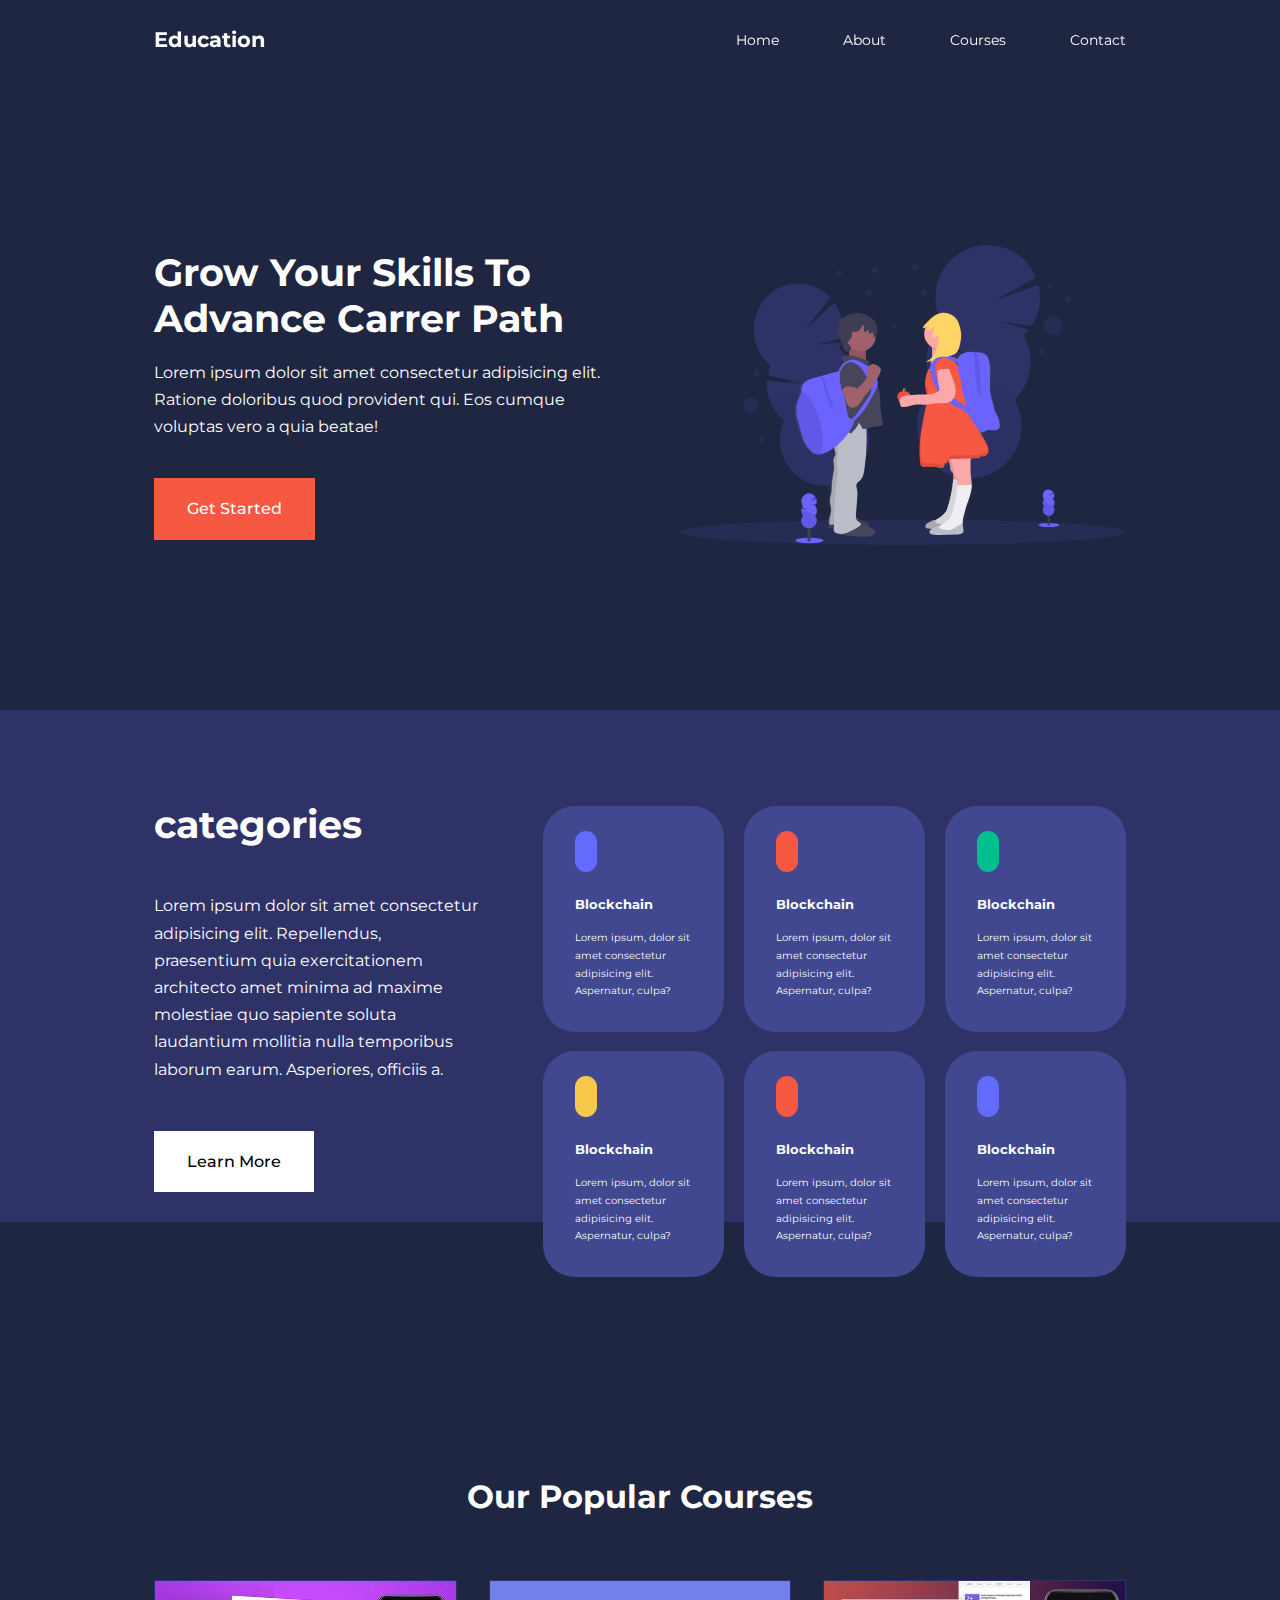
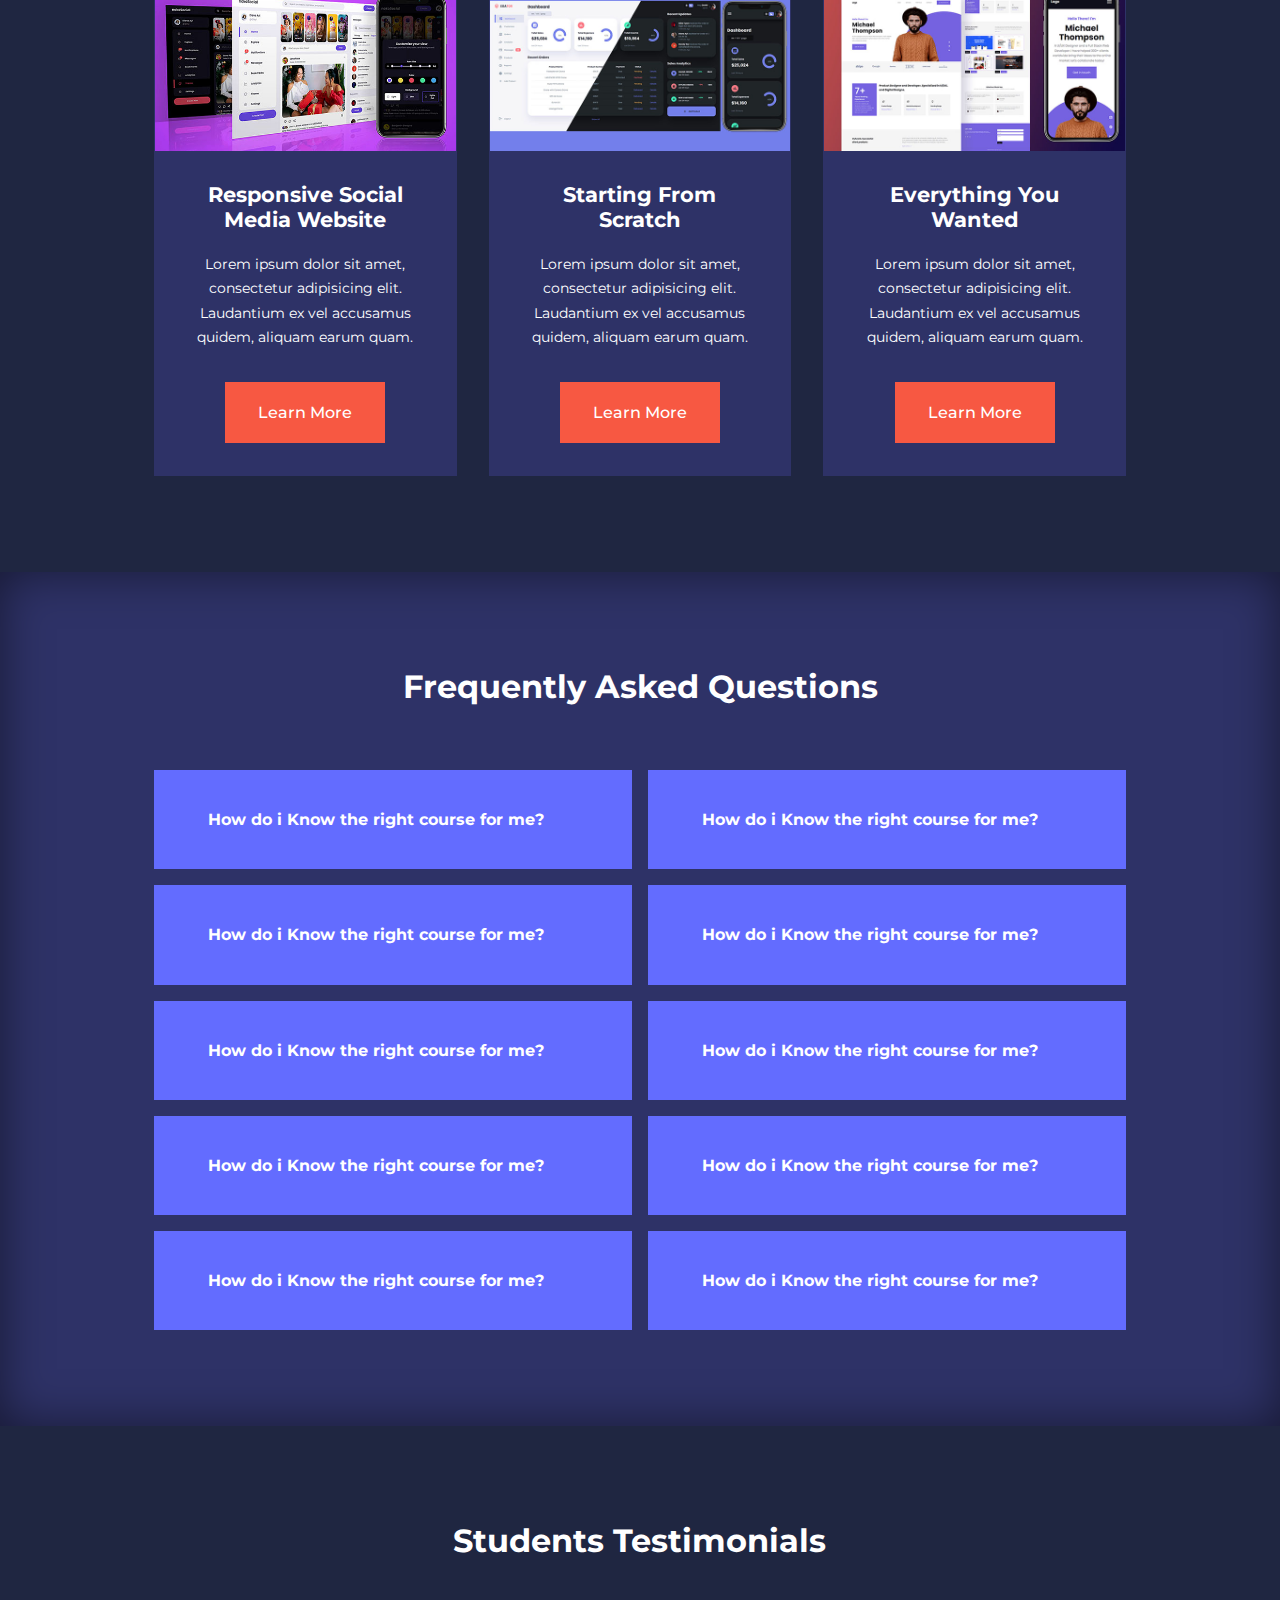
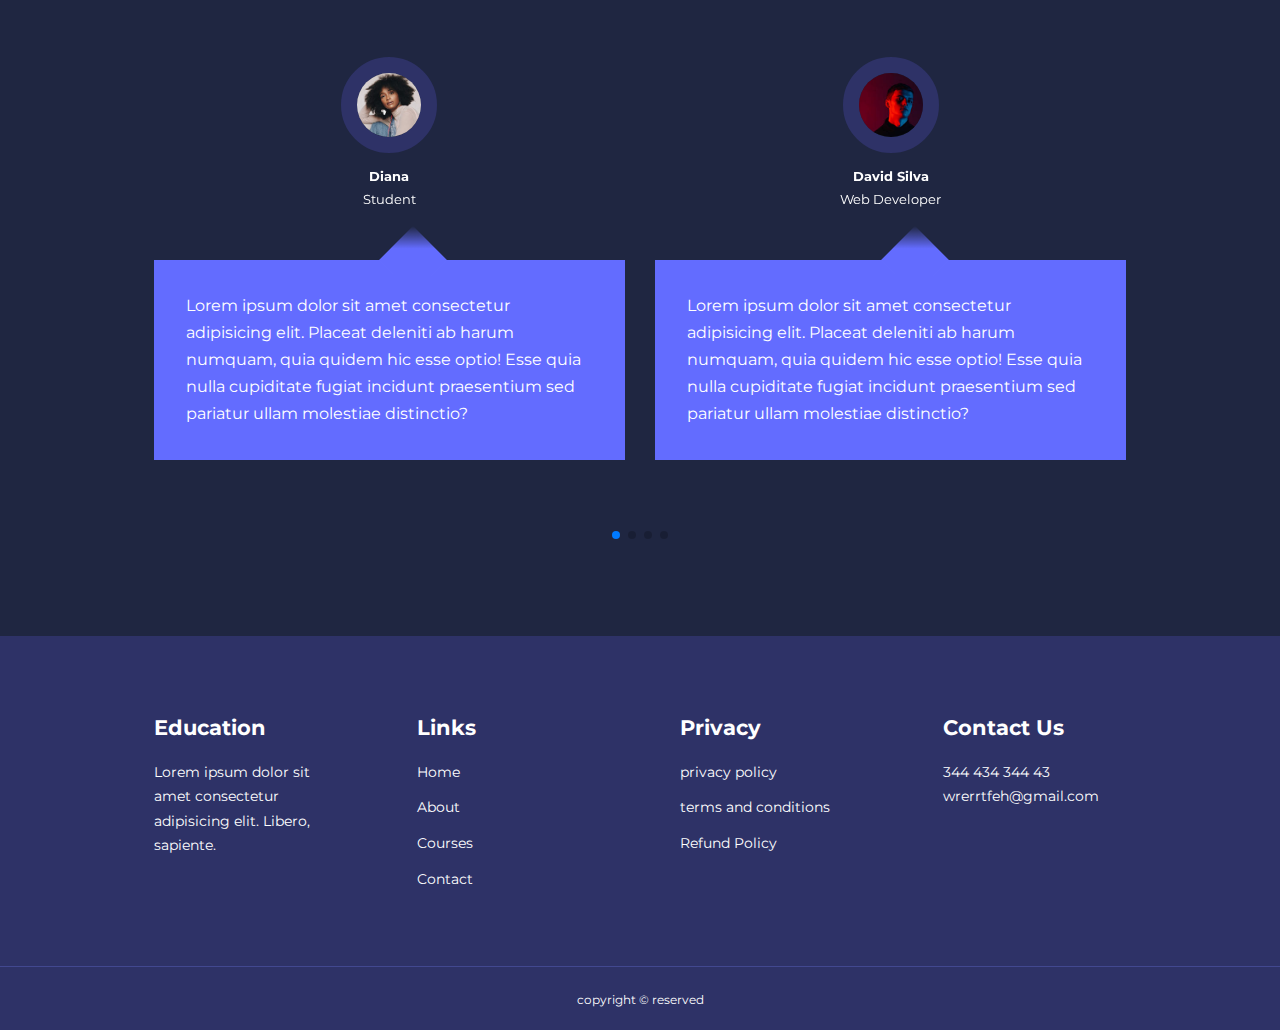
<file: index.html>
<!DOCTYPE html>
<html lang="en">
<head>
    <meta charset="UTF-8">
    <meta name="viewport" content="width=device-width, initial-scale=1.0">
    <title>Responsive website</title>
    <link rel="stylesheet" href="index.css">
    <link rel="stylesheet" href="https://unicons.iconscout.com/release/v4.0.8/css/line.css">
    <link rel="stylesheet"  href="https://cdn.jsdelivr.net/npm/swiper@11/swiper-bundle.min.css" />
    
        
       
</head>
<body> 
    <nav>
        <div class="container nav_container">
             <a href="index.html"><h4>Education</h4></a>
             <ul class="nav_menu">
                <li><a href="index.html">Home</a></li>
                <li><a href="about.html">About</a></li>
                <li><a href="courses.html">Courses</a></li>
                <li><a href="contact.html">Contact</a></li>
             </ul>
             <button id="open-menu-btn"><i class="uil uil-bars"></i></button>
             <button id="close-menu-btn"><i class="uil uil-multiply"></i></button>
        </div>
    </nav>

    <!-- ..............navbar ends............. -->

    <header>
        <div class="container header_container">
            <div class="header_left">
                <h1>Grow Your Skills To Advance Carrer Path</h1>
                <p>  
                    Lorem ipsum dolor sit amet consectetur adipisicing elit. Ratione doloribus quod provident qui. Eos cumque voluptas vero a quia beatae!
                </p>
                <a href="courses.html" class="btn btn-primary">Get Started</a>
            </div>
            <div class="hrader_right">
                <div class="header_right-image">
                    <img src="images/header.svg" alt="">
                </div>
            </div>
        </div>
    </header>

    <!-- ========== Header Ends========== -->





    <section class="categories">
        <div class="container categories_container">
            <div class="categories_left">
                <h1>categories</h1>
                <p>Lorem ipsum dolor sit amet consectetur adipisicing elit. Repellendus, praesentium quia exercitationem architecto amet minima ad maxime molestiae quo sapiente soluta laudantium mollitia nulla temporibus laborum earum. Asperiores, officiis a.</p>
                 <a href="#" class="btn">Learn More</a>
            
            </div>

            <div class="categories_right">
                <article class="category">
                    <span class="category_icon"><i class="uil uil-bitcoin-circle"></i> </span>
                     <h5>Blockchain</h5>
                    <p>Lorem ipsum, dolor sit amet consectetur adipisicing elit. Aspernatur, culpa?</p>
                 </article>
                 <article class="category">
                    <span class="category_icon"><i class="uil uil-palette"></i> </span>
                     <h5>Blockchain</h5>
                    <p>Lorem ipsum, dolor sit amet consectetur adipisicing elit. Aspernatur, culpa?</p>
                 </article>
                 <article class="category">
                    <span class="category_icon"><i class="uil uil-usd-circle"></i> </span>
                     <h5>Blockchain</h5>
                    <p>Lorem ipsum, dolor sit amet consectetur adipisicing elit. Aspernatur, culpa?</p>
                 </article>
                 <article class="category">
                    <span class="category_icon"><i class="uil uil-megaphone"></i> </span>
                     <h5>Blockchain</h5>  
                    <p>Lorem ipsum, dolor sit amet consectetur adipisicing elit. Aspernatur, culpa?</p>
                 </article>
                 <article class="category">
                    <span class="category_icon"><i class="uil uil-music"></i> </span>
                     <h5>Blockchain</h5>
                    <p>Lorem ipsum, dolor sit amet consectetur adipisicing elit. Aspernatur, culpa?</p>
                 </article>
                 <article class="category">
                    <span class="category_icon"><i class="uil uil-puzzle-piece"></i> </span>
                     <h5>Blockchain</h5>
                    <p>Lorem ipsum, dolor sit amet consectetur adipisicing elit. Aspernatur, culpa?</p>
                 </article>
            </div>
        </div>
    </section>

    <!-- ================= end of categories ======================= -->











<section class="courses">
    <h2>Our Popular Courses</h2>
    <div class="container courses_container">
        <article class="course">
            <div class="course_image">
                <img src="/images/course1.jpg" alt="">
            </div>
            <div class="courses_info">
                <h4>Responsive Social Media Website</h4>
                <p>Lorem ipsum dolor sit amet, consectetur adipisicing elit. Laudantium ex vel accusamus quidem, aliquam earum quam.</p>
                <a href="courses.html" class="btn btn-primary">Learn More</a>
            </div>
           
        </article>
  
        <article class="course">
            <div class="course_image">
                <img src="/images/course3.jpg" alt="">
            </div>
            <div class="courses_info">
                <h4>Starting From Scratch</h4>
                <p>Lorem ipsum dolor sit amet, consectetur adipisicing elit. Laudantium ex vel accusamus quidem, aliquam earum quam.</p>
                <a href="courses.html" class="btn btn-primary">Learn More</a>
            </div>
         
        </article>

        <article class="course">
            <div class="course_image">
                <img src="/images/course2.jpg" alt="">
            </div>
           <div class="courses_info">
                <h4>Everything You Wanted</h4>
                <p>Lorem ipsum dolor sit amet, consectetur adipisicing elit. Laudantium ex vel accusamus quidem, aliquam earum quam.</p>
                <a href="courses.html" class="btn btn-primary">Learn More</a>
           </div>
        </article>
    </div>
</section>

<!-- ===================== end of courses ======================= -->





<section class="faqs">
    <h2>Frequently Asked Questions</h2>
    <div class="container faqs_container">
        <article class="faq">
            <div class="faq_icon"><i class="uil uil-plus"></i></div>
            <div class="question_answer">
                <h4>How do i Know the right course for me?</h4>
                <p>Lorem ipsum, dolor sit amet consectetur adipisicing elit. Explicabo, magnam. Quibusdam voluptate, repellendus eos quidem, nihil voluptatum incidunt asperiores ea odit in molestias suscipit? Cum temporibus nobis vel at tempore!</p>

            </div>
        </article>

        <article class="faq">
            <div class="faq_icon"><i class="uil uil-plus"></i></div>
            <div class="question_answer">
                <h4>How do i Know the right course for me?</h4>
                <p>Lorem ipsum, dolor sit amet consectetur adipisicing elit. Explicabo, magnam. Quibusdam voluptate, repellendus eos quidem, nihil voluptatum incidunt asperiores ea odit in molestias suscipit? Cum temporibus nobis vel at tempore!</p>
                
            </div>
        </article>

        <article class="faq">
            <div class="faq_icon"><i class="uil uil-plus"></i></div>
            <div class="question_answer">
                <h4>How do i Know the right course for me?</h4>
                <p>Lorem ipsum, dolor sit amet consectetur adipisicing elit. Explicabo, magnam. Quibusdam voluptate, repellendus eos quidem, nihil voluptatum incidunt asperiores ea odit in molestias suscipit? Cum temporibus nobis vel at tempore!</p>
                
            </div>
        </article>

        <article class="faq">
            <div class="faq_icon"><i class="uil uil-plus"></i></div>
            <div class="question_answer">
                <h4>How do i Know the right course for me?</h4>
                <p>Lorem ipsum, dolor sit amet consectetur adipisicing elit. Explicabo, magnam. Quibusdam voluptate, repellendus eos quidem, nihil voluptatum incidunt asperiores ea odit in molestias suscipit? Cum temporibus nobis vel at tempore!</p>
                
            </div>
        </article>


        <article class="faq">
            <div class="faq_icon"><i class="uil uil-plus"></i></div>
            <div class="question_answer">
                <h4>How do i Know the right course for me?</h4>
                <p>Lorem ipsum, dolor sit amet consectetur adipisicing elit. Explicabo, magnam. Quibusdam voluptate, repellendus eos quidem, nihil voluptatum incidunt asperiores ea odit in molestias suscipit? Cum temporibus nobis vel at tempore!</p>
                
            </div>
        </article>


        <article class="faq">
            <div class="faq_icon"><i class="uil uil-plus"></i></div>
            <div class="question_answer">
                <h4>How do i Know the right course for me?</h4>
                <p>Lorem ipsum, dolor sit amet consectetur adipisicing elit. Explicabo, magnam. Quibusdam voluptate, repellendus eos quidem, nihil voluptatum incidunt asperiores ea odit in molestias suscipit? Cum temporibus nobis vel at tempore!</p>
                
            </div>
        </article>


        <article class="faq">
            <div class="faq_icon"><i class="uil uil-plus"></i></div>
            <div class="question_answer">
                <h4>How do i Know the right course for me?</h4>
                <p>Lorem ipsum, dolor sit amet consectetur adipisicing elit. Explicabo, magnam. Quibusdam voluptate, repellendus eos quidem, nihil voluptatum incidunt asperiores ea odit in molestias suscipit? Cum temporibus nobis vel at tempore!</p>
                
            </div>
        </article>


        <article class="faq">
            <div class="faq_icon"><i class="uil uil-plus"></i></div>
            <div class="question_answer">
                <h4>How do i Know the right course for me?</h4>
                <p>Lorem ipsum, dolor sit amet consectetur adipisicing elit. Explicabo, magnam. Quibusdam voluptate, repellendus eos quidem, nihil voluptatum incidunt asperiores ea odit in molestias suscipit? Cum temporibus nobis vel at tempore!</p>
                
            </div>
        </article>


        <article class="faq">
            <div class="faq_icon"><i class="uil uil-plus"></i></div>
            <div class="question_answer">
                <h4>How do i Know the right course for me?</h4>
                <p>Lorem ipsum, dolor sit amet consectetur adipisicing elit. Explicabo, magnam. Quibusdam voluptate, repellendus eos quidem, nihil voluptatum incidunt asperiores ea odit in molestias suscipit? Cum temporibus nobis vel at tempore!</p>
                
            </div>
        </article>



        <article class="faq">
            <div class="faq_icon"><i class="uil uil-plus"></i></div>
            <div class="question_answer">
                <h4>How do i Know the right course for me?</h4>
                <p>Lorem ipsum, dolor sit amet consectetur adipisicing elit. Explicabo, magnam. Quibusdam voluptate, repellendus eos quidem, nihil voluptatum incidunt asperiores ea odit in molestias suscipit? Cum temporibus nobis vel at tempore!</p>
                
            </div>
        </article>


        
    </div>
</section>
<!-- ====================en of faq============= -->






<section class="container testimonials_container mySwiper">
    <h2>Students Testimonials</h2>
    <div class="swiper-wrapper">
        <article class="testimonial swiper-slide">
            <div class="avatar">
                <img src="/images/avatar1.jpg "alt="">
            </div>
            <div class="testimonial_info">
                <h5>Diana</h5>
                <small>Student</small>
            </div>
            <div class="testimonial_body">
                <p>
                    Lorem ipsum dolor sit amet consectetur adipisicing elit. Placeat deleniti ab harum numquam, quia quidem hic esse optio! Esse quia nulla cupiditate fugiat incidunt praesentium sed pariatur ullam molestiae distinctio?
                </p>
            </div>
        </article>


        <article class="testimonial swiper-slide">
            <div class="avatar">
                <img src="/images/avatar2.jpg "alt="">
            </div>
            <div class="testimonial_info">
                <h5>David Silva</h5>
                <small>Web Developer</small>
            </div>
            <div class="testimonial_body">
                <p>
                    Lorem ipsum dolor sit amet consectetur adipisicing elit. Placeat deleniti ab harum numquam, quia quidem hic esse optio! Esse quia nulla cupiditate fugiat incidunt praesentium sed pariatur ullam molestiae distinctio?
                </p>
            </div>
        </article>


        <article class="testimonial swiper-slide">
            <div class="avatar">
                <img src="/images/avatar3.jpg "alt="">
            </div>
            <div class="testimonial_info">
                <h5></h5>
                <small>Student</small>
            </div>
            <div class="testimonial_body">
                <p>
                    Lorem ipsum dolor sit amet consectetur adipisicing elit. Placeat deleniti ab harum numquam, quia quidem hic esse optio! Esse quia nulla cupiditate fugiat incidunt praesentium sed pariatur ullam molestiae distinctio?
                </p>
            </div>
        </article>


        <article class="testimonial swiper-slide">
            <div class="avatar">
                <img src="/images/avatar4.jpg "alt="">
            </div>
            <div class="testimonial_info">
                <h5>Diana</h5>
                <small>Student</small>
            </div>
            <div class="testimonial_body">
                <p>
                    Lorem ipsum dolor sit amet consectetur adipisicing elit. Placeat deleniti ab harum numquam, quia quidem hic esse optio! Esse quia nulla cupiditate fugiat incidunt praesentium sed pariatur ullam molestiae distinctio?
                </p>
            </div>
        </article>



        <article class="testimonial swiper-slide">
            <div class="avatar">
                <img src="/images/avatar5.jpg "alt="">
            </div>
            <div class="testimonial_info">
                <h5>Diana</h5>
                <small>Student</small>
            </div>
            <div class="testimonial_body">
                <p>
                    Lorem ipsum dolor sit amet consectetur adipisicing elit. Placeat deleniti ab harum numquam, quia quidem hic esse optio! Esse quia nulla cupiditate fugiat incidunt praesentium sed pariatur ullam molestiae distinctio?
                </p>
            </div>
        </article>
        
 
    </div>

    <div class="swiper-pagination"></div>
</section>



<footer class="footer">
    <div class="container footer_container">
        <div class="footer_1">
            <a href="index.html" class="footer_logo"><h4>Education</h4></a>
            <p>Lorem ipsum dolor sit amet consectetur adipisicing elit. Libero, sapiente.</p>
        </div>

        <div class="footer_2">
            <h4>Links</h4>
            <ul class="permalinks">
                <li><a href="index.html">Home</a></li>
                <li><a href="about.html">About</a></li>
                <li><a href="courses.html">Courses</a></li>
                <li><a href="contact.html">Contact</a></li>
            </ul>
        </div>


        <div class="footer_3">
            <h4>Privacy</h4>
            <ul class="privacy">
                <li><a href="#">privacy policy</a></li>
                <li><a href="#">terms and conditions</a></li>
                <li><a href="#">Refund Policy</a></li>
               
            </ul>
        </div>

        <div class="footer_4">
            <h4>Contact Us</h4>
            <div>
                <p>344 434 344 43</p>
                <p>wrerrtfeh@gmail.com</p>
            </div>

            <ul class="footer_socials">
                <li>
                    <a href="#"><i class="uil uil-facebook-f"></i></a>
                </li>
                <li>
                    <a href="#"><i class="uil uil-instagram-alt"></i></a>
                </li>
                <li>
                    <a href="#"><i class="uil uil-twitter"></i></a>
                </li>
                <li>
                    <a href="#"><i class="uil uil-linkedin-alt"></i></a>
                </li>
            </ul>
        </div>
  

    </div>

    <div class="footer_copyright">
        <small>copyright &copy; reserved</small>
    </div>
</footer>



    
    <script src="https://cdn.jsdelivr.net/npm/swiper@11/swiper-bundle.min.js"></script>
    <script src="main.js"></script>

    <script>
        var swiper = new Swiper(".mySwiper", {
          slidesPerView: 1,
          spaceBetween: 30,
          pagination: {
            el: ".swiper-pagination",
            clickable: true,
          },

          //when window width is >= 600px 

          breakpoints:{
            600:{
                slidesPerView: 2,

            }
          }
        });
      </script>

</body>
</html>
</file>
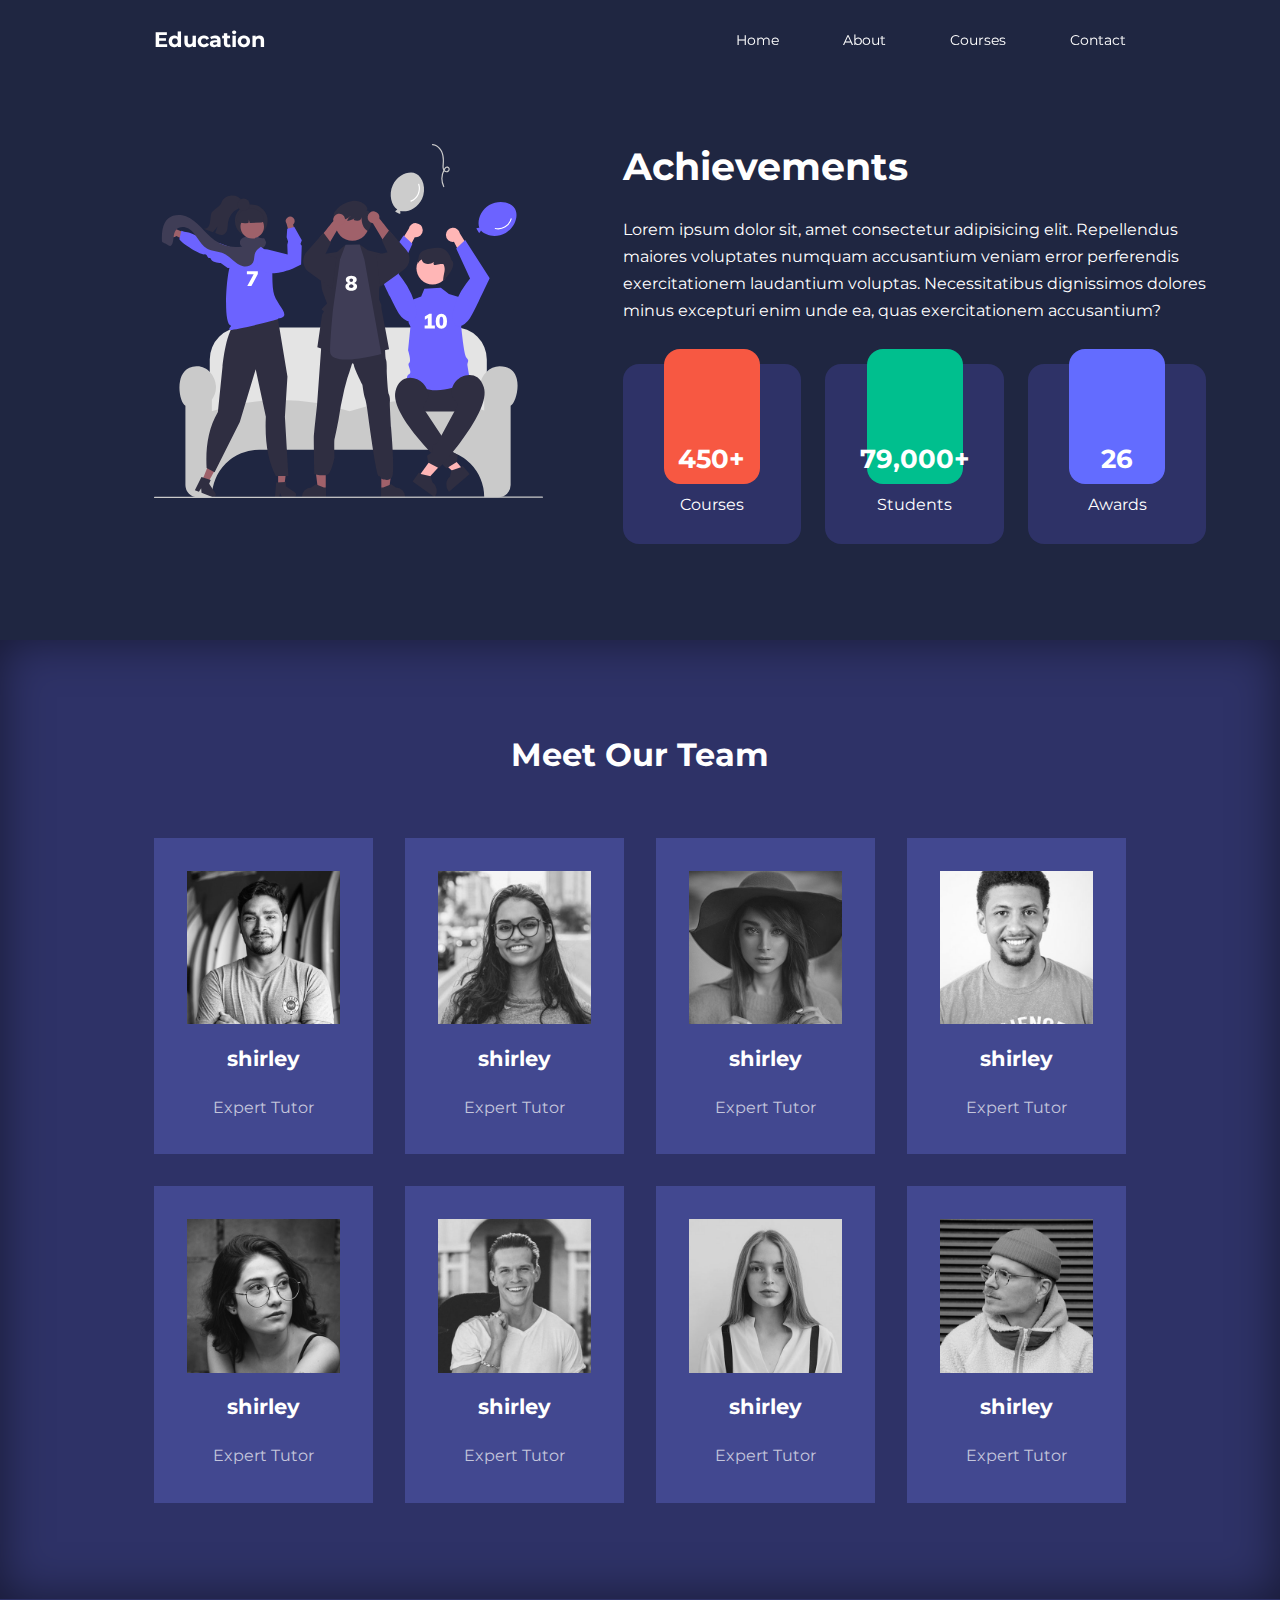
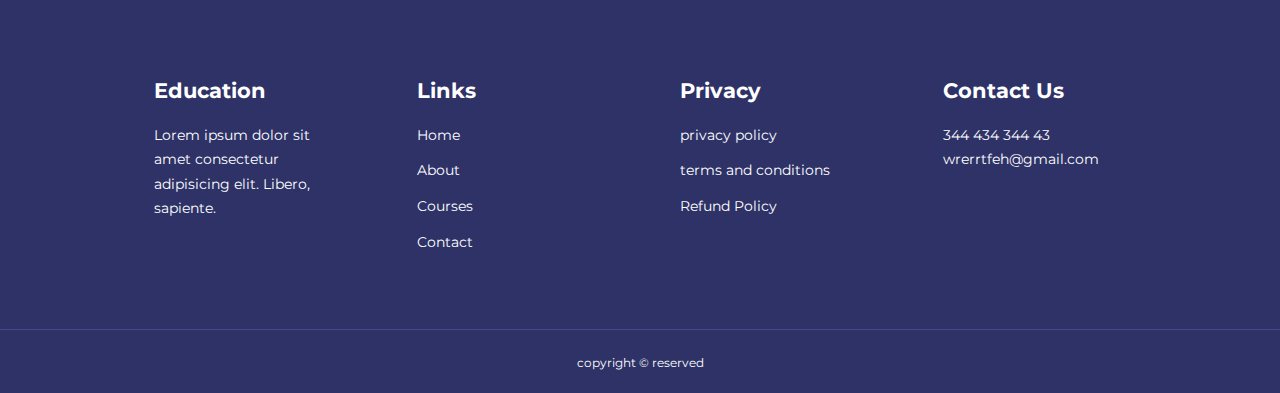
<file: about.html>
<!DOCTYPE html>
<html lang="en">
<head>
    <meta charset="UTF-8">
    <meta name="viewport" content="width=device-width, initial-scale=1.0">
    <title>Responsive website</title>
    <link rel="stylesheet" href="index.css">
    <link rel="stylesheet" href="https://unicons.iconscout.com/release/v4.0.8/css/line.css">
    <link rel="stylesheet" href="about.css">
    
 
        
       
</head>
<body>
    <nav>
        <div class="container nav_container">
             <a href="index.html"><h4>Education</h4></a>
             <ul class="nav_menu">
                <li><a href="index.html">Home</a></li>
                <li><a href="about.html">About</a></li>
                <li><a href="courses.html">Courses</a></li>
                <li><a href="contact.html">Contact</a></li>
             </ul>
             <button id="open-menu-btn"><i class="uil uil-bars"></i></button>
             <button id="close-menu-btn"><i class="uil uil-multiply"></i></button>
        </div>
    </nav>

    <section class="about_achievements">
        <div class="container about_achievements-container">
            <div class="about_achievements-left">
                <img src="/images/about achievements.svg" alt="">
            </div>
            <div class="about_achievements-right">
                <h1>Achievements</h1>
                <p>
                    Lorem ipsum dolor sit, amet consectetur adipisicing elit. Repellendus maiores voluptates numquam accusantium veniam error perferendis exercitationem laudantium voluptas. Necessitatibus dignissimos dolores minus excepturi enim unde ea, quas exercitationem accusantium?
                </p>
                <div class="achievements_cards">
                    <article class="achievement_card">
                        <span class="achievement_icon">
                            <i class="uil uil-video"></i>
                        </span>
                        <h3>450+</h3>
                       <p>Courses</p> 
                    </article>

                    <article class="achievement_card">
                        <span class="achievement_icon">
                            <i class="uil uil-users-alt"></i>
                        </span>
                        <h3>79,000+</h3>
                       <p>Students</p> 
                    </article>

                    <article class="achievement_card">
                        <span class="achievement_icon">
                            <i class="uil uil-trophy"></i>
                        </span>
                        <h3>26</h3>
                       <p>Awards</p> 
                    </article>
                </div>
            </div>
        </div>
    </section>

    <!-- ============ end of acievements =================== -->

        <section class="team">
            <h2>Meet Our Team</h2>
            <div class="container team_container">
                <article class="team_member">
                    <div class="team_member-image">
                        <img src="/images/tm1.jpg" alt="">
                    </div>
                    <div class="team_member-info">
                        <h4>shirley</h4>
                        <p>Expert Tutor</p>
                    </div>
                    <div class="team_member-socials">
                        <a href="https://instagram.com" target="_blank"><i class="uil uil-instagram"></i></a>
                        <a href="https://twitter.com" target="_blank"><i class="uil uil-twitter-alt"></i></a>
                        <a href="https://linkedin.com" target="_blank"><i class="uil uil-linkedin-alt"></i></a>
                    </div>
                </article>

                <article class="team_member">
                    <div class="team_member-image">
                        <img src="/images/tm2.jpg" alt="">
                    </div>
                    <div class="team_member-info">
                        <h4>shirley</h4>
                        <p>Expert Tutor</p>
                    </div>
                    <div class="team_member-socials">
                        <a href="https://instagram.com" target="_blank"><i class="uil uil-instagram"></i></a>
                        <a href="https://twitter.com" target="_blank"><i class="uil uil-twitter-alt"></i></a>
                        <a href="https://linkedin.com" target="_blank"><i class="uil uil-linkedin-alt"></i></a>
                    </div>
                </article>

                <article class="team_member">
                    <div class="team_member-image">
                        <img src="/images/tm3.jpg" alt="">
                    </div>
                    <div class="team_member-info">
                        <h4>shirley</h4>
                        <p>Expert Tutor</p>
                    </div>
                    <div class="team_member-socials">
                        <a href="https://instagram.com" target="_blank"><i class="uil uil-instagram"></i></a>
                        <a href="https://twitter.com" target="_blank"><i class="uil uil-twitter-alt"></i></a>
                        <a href="https://linkedin.com" target="_blank"><i class="uil uil-linkedin-alt"></i></a>
                    </div>
                </article>

                <article class="team_member">
                    <div class="team_member-image">
                        <img src="/images/tm4.jpg" alt="">
                    </div>
                    <div class="team_member-info">
                        <h4>shirley</h4>
                        <p>Expert Tutor</p>
                    </div>
                    <div class="team_member-socials">
                        <a href="https://instagram.com" target="_blank"><i class="uil uil-instagram"></i></a>
                        <a href="https://twitter.com" target="_blank"><i class="uil uil-twitter-alt"></i></a>
                        <a href="https://linkedin.com" target="_blank"><i class="uil uil-linkedin-alt"></i></a>
                    </div>
                </article>

                <article class="team_member">
                    <div class="team_member-image">
                        <img src="/images/tm5.jpg" alt="">
                    </div>
                    <div class="team_member-info">
                        <h4>shirley</h4>
                        <p>Expert Tutor</p>
                    </div>
                    <div class="team_member-socials">
                        <a href="https://instagram.com" target="_blank"><i class="uil uil-instagram"></i></a>
                        <a href="https://twitter.com" target="_blank"><i class="uil uil-twitter-alt"></i></a>
                        <a href="https://linkedin.com" target="_blank"><i class="uil uil-linkedin-alt"></i></a>
                    </div>
                </article>

                <article class="team_member">
                    <div class="team_member-image">
                        <img src="/images/tm6.jpg" alt="">
                    </div>
                    <div class="team_member-info">
                        <h4>shirley</h4>
                        <p>Expert Tutor</p>
                    </div>
                    <div class="team_member-socials">
                        <a href="https://instagram.com" target="_blank"><i class="uil uil-instagram"></i></a>
                        <a href="https://twitter.com" target="_blank"><i class="uil uil-twitter-alt"></i></a>
                        <a href="https://linkedin.com" target="_blank"><i class="uil uil-linkedin-alt"></i></a>
                    </div>
                </article>


                <article class="team_member">
                    <div class="team_member-image">
                        <img src="/images/tm7.jpg" alt="">
                    </div>
                    <div class="team_member-info">
                        <h4>shirley</h4>
                        <p>Expert Tutor</p>
                    </div>
                    <div class="team_member-socials">
                        <a href="https://instagram.com" target="_blank"><i class="uil uil-instagram"></i></a>
                        <a href="https://twitter.com" target="_blank"><i class="uil uil-twitter-alt"></i></a>
                        <a href="https://linkedin.com" target="_blank"><i class="uil uil-linkedin-alt"></i></a>
                    </div>
                </article>

                <article class="team_member">
                    <div class="team_member-image">
                        <img src="/images/tm8.jpg" alt="">
                    </div>
                    <div class="team_member-info">
                        <h4>shirley</h4>
                        <p>Expert Tutor</p>
                    </div>
                    <div class="team_member-socials">
                        <a href="https://instagram.com" target="_blank"><i class="uil uil-instagram"></i></a>
                        <a href="https://twitter.com" target="_blank"><i class="uil uil-twitter-alt"></i></a>
                        <a href="https://linkedin.com" target="_blank"><i class="uil uil-linkedin-alt"></i></a>
                    </div>
                </article>
            </div>
        </section>

    

<footer class="footer">
    <div class="container footer_container">
        <div class="footer_1">
            <a href="index.html" class="footer_logo"><h4>Education</h4></a>
            <p>Lorem ipsum dolor sit amet consectetur adipisicing elit. Libero, sapiente.</p>
        </div>

        <div class="footer_2">
            <h4>Links</h4>
            <ul class="permalinks">
                <li><a href="index.html">Home</a></li>
                <li><a href="about.html">About</a></li>
                <li><a href="courses.html">Courses</a></li>
                <li><a href="contact.html">Contact</a></li>
            </ul>
        </div>


        <div class="footer_3">
            <h4>Privacy</h4>
            <ul class="privacy">
                <li><a href="#">privacy policy</a></li>
                <li><a href="#">terms and conditions</a></li>
                <li><a href="#">Refund Policy</a></li>
               
            </ul>
        </div>

        <div class="footer_4">
            <h4>Contact Us</h4>
            <div>
                <p>344 434 344 43</p>
                <p>wrerrtfeh@gmail.com</p>
            </div>

            <ul class="footer_socials">
                <li>
                    <a href="#"><i class="uil uil-facebook-f"></i></a>
                </li>
                <li>
                    <a href="#"><i class="uil uil-instagram-alt"></i></a>
                </li>
                <li>
                    <a href="#"><i class="uil uil-twitter"></i></a>
                </li>
                <li>
                    <a href="#"><i class="uil uil-linkedin-alt"></i></a>
                </li>
            </ul>
        </div>
  

    </div>

    <div class="footer_copyright">
        <small>copyright &copy; reserved</small>
    </div>
</footer>



    
  
    <script src="main.js"></script>

</body>
</html>
</file>
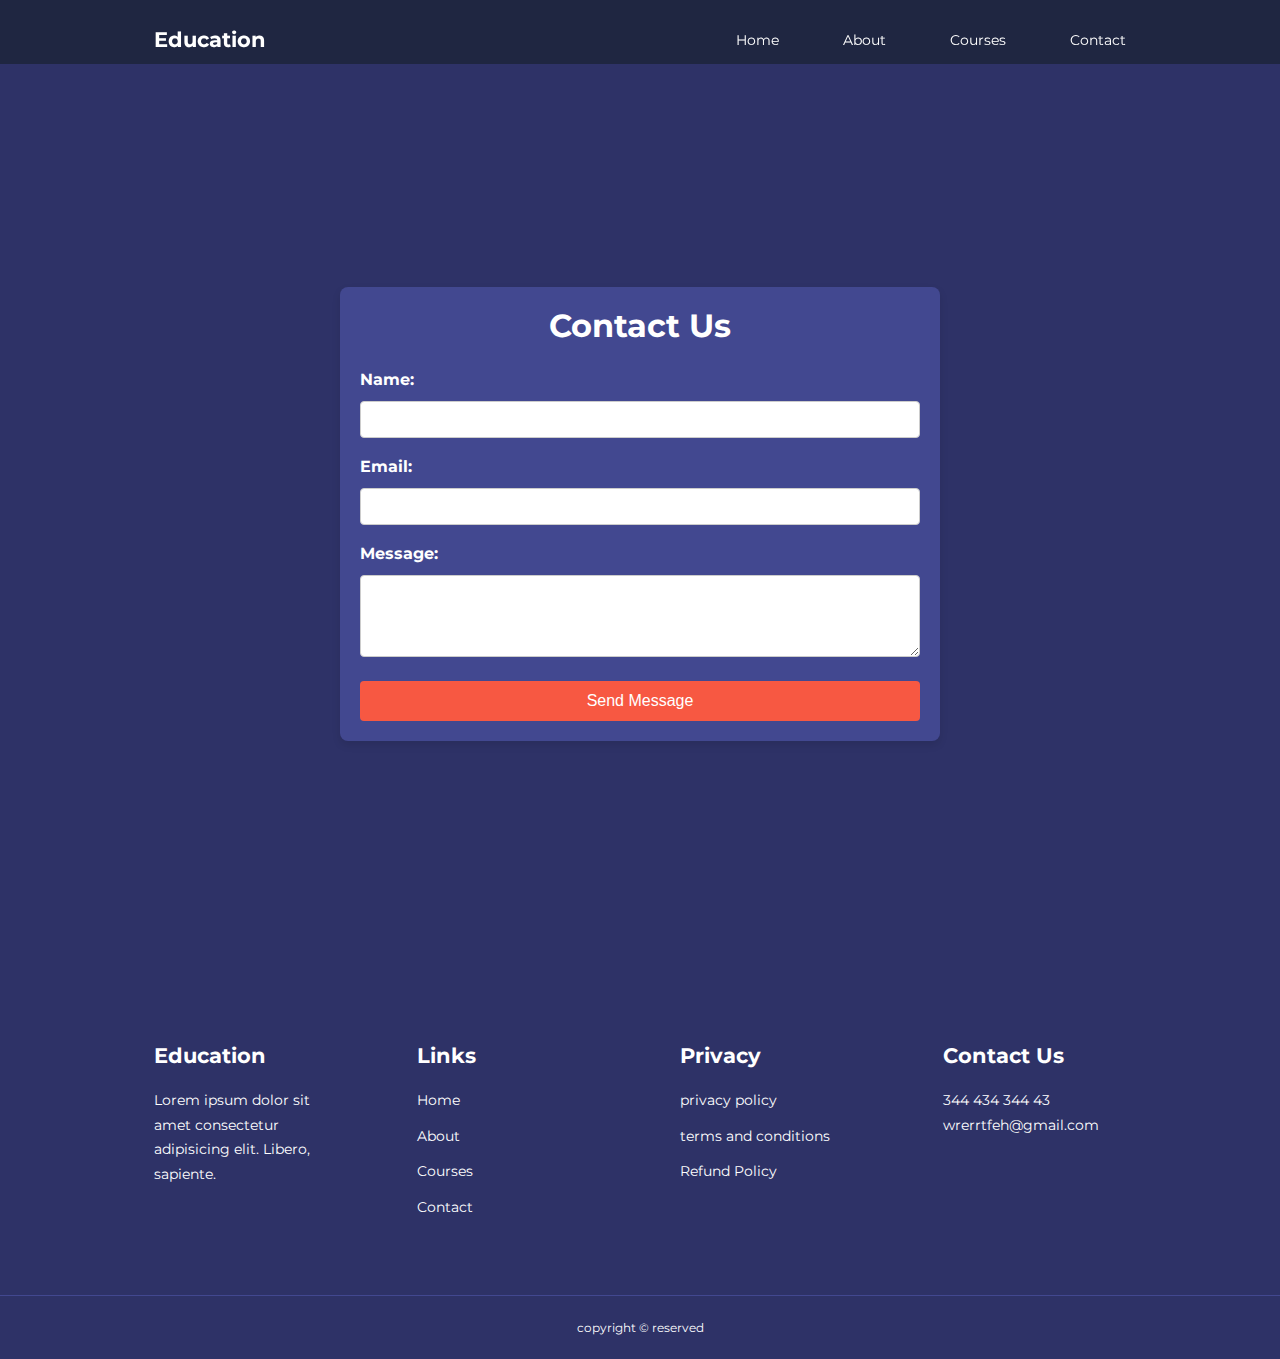
<file: contact.html>
<!DOCTYPE html>
<html lang="en">
<head>
    <meta charset="UTF-8">
    <meta name="viewport" content="width=device-width, initial-scale=1.0">
    <title>Responsive website</title>
    <link rel="stylesheet" href="index.css">
    <link rel="stylesheet" href="https://unicons.iconscout.com/release/v4.0.8/css/line.css">
    <link rel="stylesheet" href="contact.css">
 
        
       
</head>
<body> 
    <nav>
        <div class="container nav_container">
             <a href="index.html"><h4>Education</h4></a>
             <ul class="nav_menu">
                <li><a href="index.html">Home</a></li>
                <li><a href="about.html">About</a></li>
                <li><a href="courses.html">Courses</a></li>
                <li><a href="contact.html">Contact</a></li>
             </ul>
             <button id="open-menu-btn"><i class="uil uil-bars"></i></button>
             <button id="close-menu-btn"><i class="uil uil-multiply"></i></button>
        </div>
    </nav>

     <!-- ======== end of navbar =========== --> 

<div class="contact">
    <div class="container contact_container">
        
                <h2>Contact Us</h2>
                <form action="https://api.web3forms.com/submit" method="POST" onsubmit="return validateForm()">
                    <input type="hidden" name="access_key" value="15d01ce4-a27f-47c3-a5d3-448524a749e1">
                    
                    <label for="name">Name:</label>
                    <input type="text" id="name" name="name" required>
                    
                    <label for="email">Email:</label>
                    <input type="email" id="email" name="email" required>
                    <h4 id="emailError" class="error" style="color: red; font-size: 1rem;"></h4>
                    
                    <label for="message">Message:</label>
                    <textarea id="message" name="message" rows="4" required></textarea>
                    
                    <button type="submit">Send Message</button>
                </form>
         
       
    </div>
</div>

    <footer class="footer">
        <div class="container footer_container">
            <div class="footer_1">
                <a href="index.html" class="footer_logo"><h4>Education</h4></a>
                <p>Lorem ipsum dolor sit amet consectetur adipisicing elit. Libero, sapiente.</p>
            </div>
    
            <div class="footer_2">
                <h4>Links</h4>
                <ul class="permalinks">
                    <li><a href="index.html">Home</a></li>
                    <li><a href="about.html">About</a></li>
                    <li><a href="courses.html">Courses</a></li>
                    <li><a href="contact.html">Contact</a></li>
                </ul>
            </div>
    
    
            <div class="footer_3">
                <h4>Privacy</h4>
                <ul class="privacy">
                    <li><a href="#">privacy policy</a></li>
                    <li><a href="#">terms and conditions</a></li>
                    <li><a href="#">Refund Policy</a></li>
                   
                </ul>
            </div>
    
            <div class="footer_4">
                <h4>Contact Us</h4>
                <div>
                    <p>344 434 344 43</p>
                    <p>wrerrtfeh@gmail.com</p>
                </div>
    
                <ul class="footer_socials">
                    <li>
                        <a href="#"><i class="uil uil-facebook-f"></i></a>
                    </li>
                    <li>
                        <a href="#"><i class="uil uil-instagram-alt"></i></a>
                    </li>
                    <li>
                        <a href="#"><i class="uil uil-twitter"></i></a>
                    </li>
                    <li>
                        <a href="#"><i class="uil uil-linkedin-alt"></i></a>
                    </li>
                </ul>
            </div>
      
    
        </div>
    
        <div class="footer_copyright">
            <small>copyright &copy; reserved</small>
        </div>
    </footer>
        <script>
              function validateForm(){
                var email=document.getElementById('email').value;
                document.getElementById('emailError').innerHTML='';

                
            if (email==="") {
                document.getElementById('emailError').innerHTML='email is required';
                return false;
            }else if(!isvalidEmail(email)){
                document.getElementById('emailError').innerHTML='invalid email format';
                return false;

            }
         }

         function isvalidEmail(email){
            //simple email validation

            var emailRegex =/^[^\s@]+@[^\s@]+\.[^\s@]+$/;
            return emailRegex.test(email);
         }
        </script>
    
    
       <script src="main.js"></script>
        
 

    

      


    </body>
    </html>
</file>
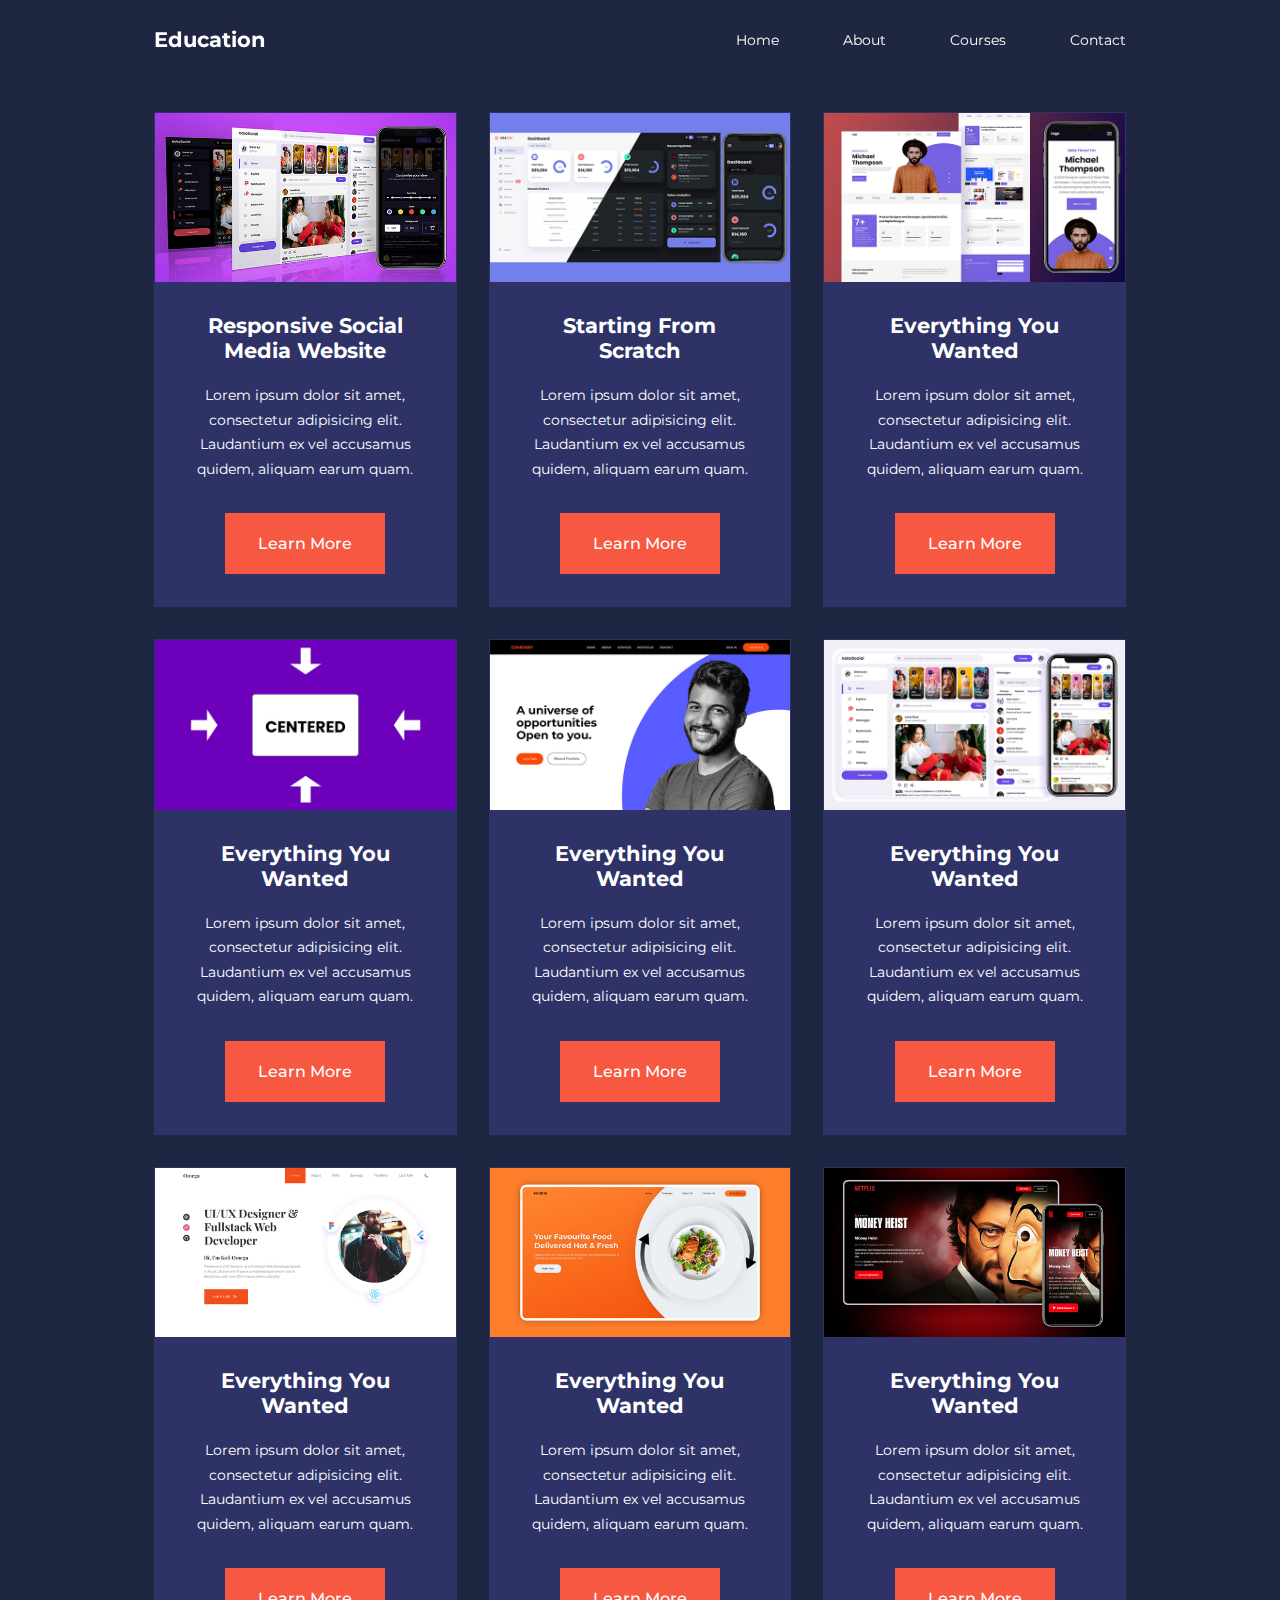
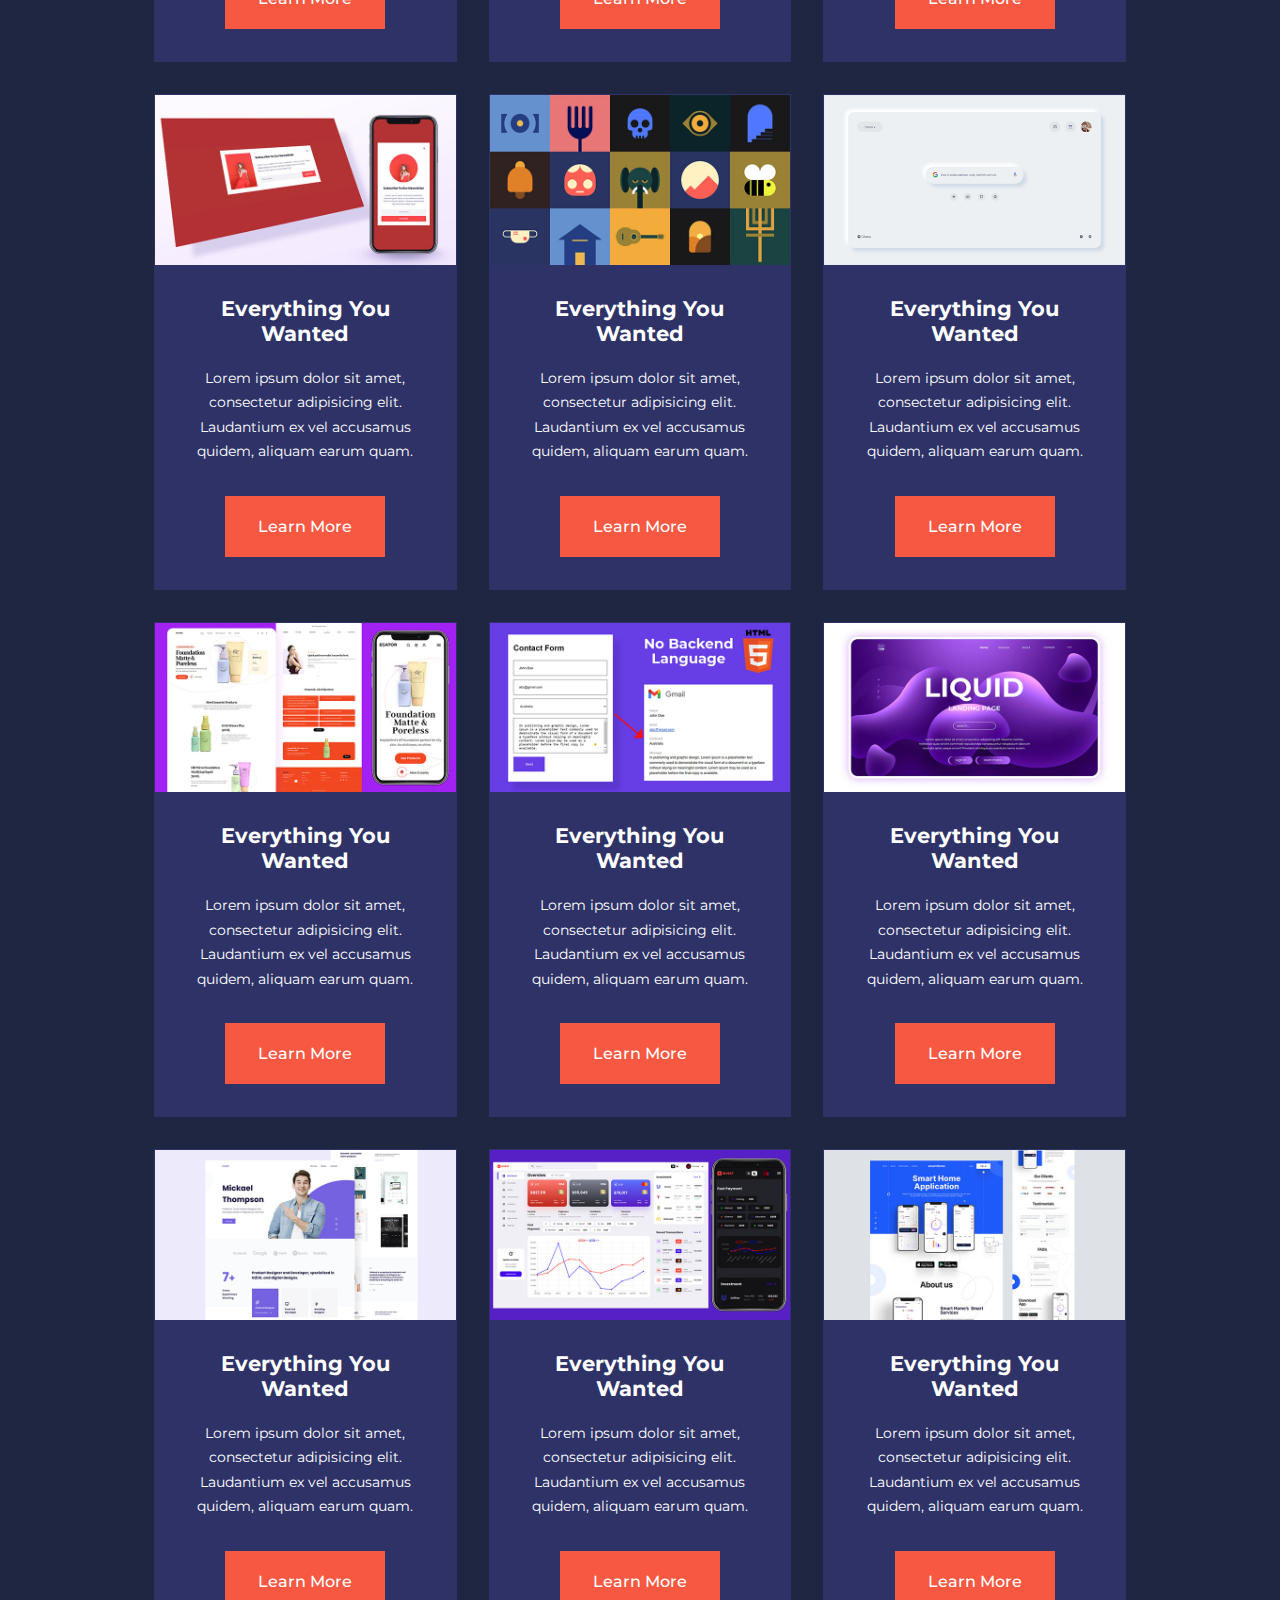
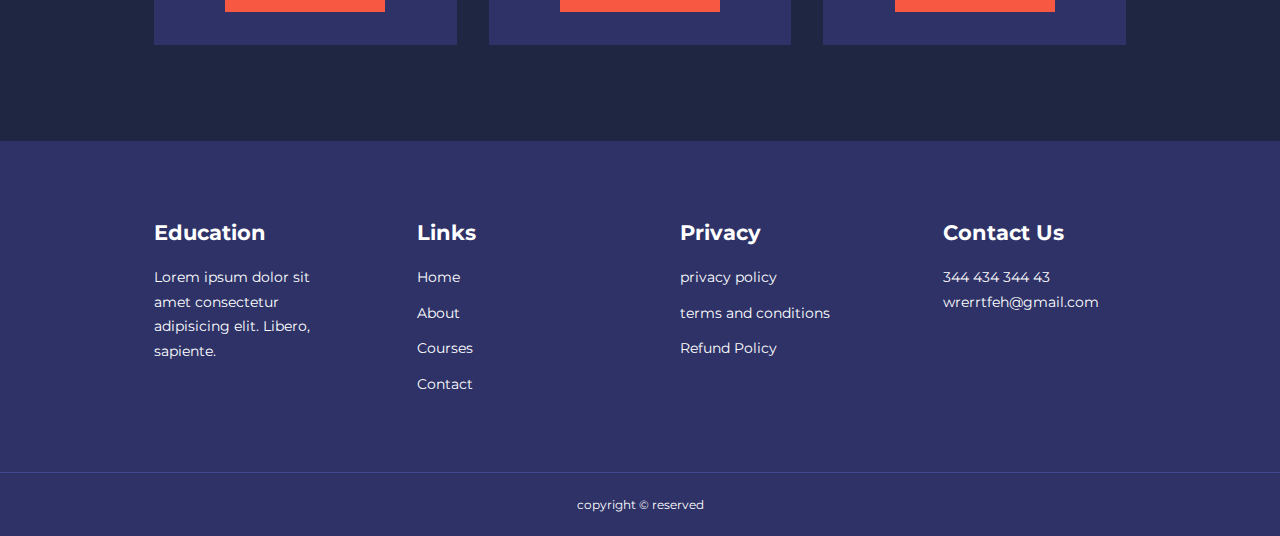
<file: courses.html>
<!DOCTYPE html>
<html lang="en">
<head>
    <meta charset="UTF-8">
    <meta name="viewport" content="width=device-width, initial-scale=1.0">
    <title>Responsive website</title>
    <link rel="stylesheet" href="index.css">
    <link rel="stylesheet" href="https://unicons.iconscout.com/release/v4.0.8/css/line.css">
    <style>
        .courses{
            margin-top: 1rem;
        }
        
    </style>
        
       
</head>
<nav>
    <div class="container nav_container">
         <a href="index.html"><h4>Education</h4></a>
         <ul class="nav_menu">
            <li><a href="index.html">Home</a></li>
            <li><a href="about.html">About</a></li>
            <li><a href="courses.html">Courses</a></li>
            <li><a href="contact.html">Contact</a></li>
         </ul>
         <button id="open-menu-btn"><i class="uil uil-bars"></i></button>
         <button id="close-menu-btn"><i class="uil uil-multiply"></i></button>
    </div>
</nav>


<section class="courses">

    <div class="container courses_container">
        <article class="course">
            <div class="course_image">
                <img src="/images/course1.jpg" alt="">
            </div>
            <div class="courses_info">
                <h4>Responsive Social Media Website</h4>
                <p>Lorem ipsum dolor sit amet, consectetur adipisicing elit. Laudantium ex vel accusamus quidem, aliquam earum quam.</p>
                <a href="courses.html" class="btn btn-primary">Learn More</a>
            </div>
           
        </article>
  
        <article class="course">
            <div class="course_image">
                <img src="/images/course3.jpg" alt="">
            </div>
            <div class="courses_info">
                <h4>Starting From Scratch</h4>
                <p>Lorem ipsum dolor sit amet, consectetur adipisicing elit. Laudantium ex vel accusamus quidem, aliquam earum quam.</p>
                <a href="courses.html" class="btn btn-primary">Learn More</a>
            </div>
         
        </article>

        <article class="course">
            <div class="course_image">
                <img src="/images/course2.jpg" alt="">
            </div>
           <div class="courses_info">
                <h4>Everything You Wanted</h4>
                <p>Lorem ipsum dolor sit amet, consectetur adipisicing elit. Laudantium ex vel accusamus quidem, aliquam earum quam.</p>
                <a href="courses.html" class="btn btn-primary">Learn More</a>
           </div>
        </article>

        
        <article class="course">
            <div class="course_image">
                <img src="/images/course4.jpg" alt="">
            </div>
           <div class="courses_info">
                <h4>Everything You Wanted</h4>
                <p>Lorem ipsum dolor sit amet, consectetur adipisicing elit. Laudantium ex vel accusamus quidem, aliquam earum quam.</p>
                <a href="courses.html" class="btn btn-primary">Learn More</a>
           </div>
        </article>

        
        <article class="course">
            <div class="course_image">
                <img src="/images/course5.jpg" alt="">
            </div>
           <div class="courses_info">
                <h4>Everything You Wanted</h4>
                <p>Lorem ipsum dolor sit amet, consectetur adipisicing elit. Laudantium ex vel accusamus quidem, aliquam earum quam.</p>
                <a href="courses.html" class="btn btn-primary">Learn More</a>
           </div>
        </article>


        
        <article class="course">
            <div class="course_image">
                <img src="/images/course6.jpg" alt="">
            </div>
           <div class="courses_info">
                <h4>Everything You Wanted</h4>
                <p>Lorem ipsum dolor sit amet, consectetur adipisicing elit. Laudantium ex vel accusamus quidem, aliquam earum quam.</p>
                <a href="courses.html" class="btn btn-primary">Learn More</a>
           </div>
        </article>


        
        <article class="course">
            <div class="course_image">
                <img src="/images/course7.jpg" alt="">
            </div>
           <div class="courses_info">
                <h4>Everything You Wanted</h4>
                <p>Lorem ipsum dolor sit amet, consectetur adipisicing elit. Laudantium ex vel accusamus quidem, aliquam earum quam.</p>
                <a href="courses.html" class="btn btn-primary">Learn More</a>
           </div>
        </article>


        
        <article class="course">
            <div class="course_image">
                <img src="/images/course8.jpg" alt="">
            </div>
           <div class="courses_info">
                <h4>Everything You Wanted</h4>
                <p>Lorem ipsum dolor sit amet, consectetur adipisicing elit. Laudantium ex vel accusamus quidem, aliquam earum quam.</p>
                <a href="courses.html" class="btn btn-primary">Learn More</a>
           </div>
        </article>


        
        <article class="course">
            <div class="course_image">
                <img src="/images/course9.jpg" alt="">
            </div>
           <div class="courses_info">
                <h4>Everything You Wanted</h4>
                <p>Lorem ipsum dolor sit amet, consectetur adipisicing elit. Laudantium ex vel accusamus quidem, aliquam earum quam.</p>
                <a href="courses.html" class="btn btn-primary">Learn More</a>
           </div>
        </article>


        
        <article class="course">
            <div class="course_image">
                <img src="/images/course10.jpg" alt="">
            </div>
           <div class="courses_info">
                <h4>Everything You Wanted</h4>
                <p>Lorem ipsum dolor sit amet, consectetur adipisicing elit. Laudantium ex vel accusamus quidem, aliquam earum quam.</p>
                <a href="courses.html" class="btn btn-primary">Learn More</a>
           </div>
        </article>



        
        <article class="course">
            <div class="course_image">
                <img src="/images/course11.jpg" alt="">
            </div>
           <div class="courses_info">
                <h4>Everything You Wanted</h4>
                <p>Lorem ipsum dolor sit amet, consectetur adipisicing elit. Laudantium ex vel accusamus quidem, aliquam earum quam.</p>
                <a href="courses.html" class="btn btn-primary">Learn More</a>
           </div>
        </article>



        
        <article class="course">
            <div class="course_image">
                <img src="/images/course12.jpg" alt="">
            </div>
           <div class="courses_info">
                <h4>Everything You Wanted</h4>
                <p>Lorem ipsum dolor sit amet, consectetur adipisicing elit. Laudantium ex vel accusamus quidem, aliquam earum quam.</p>
                <a href="courses.html" class="btn btn-primary">Learn More</a>
           </div>
        </article>



        
        <article class="course">
            <div class="course_image">
                <img src="/images/course13.jpg" alt="">
            </div>
           <div class="courses_info">
                <h4>Everything You Wanted</h4>
                <p>Lorem ipsum dolor sit amet, consectetur adipisicing elit. Laudantium ex vel accusamus quidem, aliquam earum quam.</p>
                <a href="courses.html" class="btn btn-primary">Learn More</a>
           </div>
        </article>



        
        <article class="course">
            <div class="course_image">
                <img src="/images/course14.jpg" alt="">
            </div>
           <div class="courses_info">
                <h4>Everything You Wanted</h4>
                <p>Lorem ipsum dolor sit amet, consectetur adipisicing elit. Laudantium ex vel accusamus quidem, aliquam earum quam.</p>
                <a href="courses.html" class="btn btn-primary">Learn More</a>
           </div>
        </article>

                
        <article class="course">
            <div class="course_image">
                <img src="/images/course15.jpg" alt="">
            </div>
           <div class="courses_info">
                <h4>Everything You Wanted</h4>
                <p>Lorem ipsum dolor sit amet, consectetur adipisicing elit. Laudantium ex vel accusamus quidem, aliquam earum quam.</p>
                <a href="courses.html" class="btn btn-primary">Learn More</a>
           </div>
        </article>

                
        <article class="course">
            <div class="course_image">
                <img src="/images/course16.jpg" alt="">
            </div>
           <div class="courses_info">
                <h4>Everything You Wanted</h4>
                <p>Lorem ipsum dolor sit amet, consectetur adipisicing elit. Laudantium ex vel accusamus quidem, aliquam earum quam.</p>
                <a href="courses.html" class="btn btn-primary">Learn More</a>
           </div>
        </article>

                
        <article class="course">
            <div class="course_image">
                <img src="/images/course17.jpg" alt="">
            </div>
           <div class="courses_info">
                <h4>Everything You Wanted</h4>
                <p>Lorem ipsum dolor sit amet, consectetur adipisicing elit. Laudantium ex vel accusamus quidem, aliquam earum quam.</p>
                <a href="courses.html" class="btn btn-primary">Learn More</a>
           </div>
        </article>


                
        <article class="course">
            <div class="course_image">
                <img src="/images/course18.jpg" alt="">
            </div>
           <div class="courses_info">
                <h4>Everything You Wanted</h4>
                <p>Lorem ipsum dolor sit amet, consectetur adipisicing elit. Laudantium ex vel accusamus quidem, aliquam earum quam.</p>
                <a href="courses.html" class="btn btn-primary">Learn More</a>
           </div>
        </article>
    </div>
</section>

<footer class="footer">
    <div class="container footer_container">
        <div class="footer_1">
            <a href="index.html" class="footer_logo"><h4>Education</h4></a>
            <p>Lorem ipsum dolor sit amet consectetur adipisicing elit. Libero, sapiente.</p>
        </div>

        <div class="footer_2">
            <h4>Links</h4>
            <ul class="permalinks">
                <li><a href="index.html">Home</a></li>
                <li><a href="about.html">About</a></li>
                <li><a href="courses.html">Courses</a></li>
                <li><a href="contact.html">Contact</a></li>
            </ul>
        </div>


        <div class="footer_3">
            <h4>Privacy</h4>
            <ul class="privacy">
                <li><a href="#">privacy policy</a></li>
                <li><a href="#">terms and conditions</a></li>
                <li><a href="#">Refund Policy</a></li>
               
            </ul>
        </div>

        <div class="footer_4">
            <h4>Contact Us</h4>
            <div>
                <p>344 434 344 43</p>
                <p>wrerrtfeh@gmail.com</p>
            </div>

            <ul class="footer_socials">
                <li>
                    <a href="#"><i class="uil uil-facebook-f"></i></a>
                </li>
                <li>
                    <a href="#"><i class="uil uil-instagram-alt"></i></a>
                </li>
                <li>
                    <a href="#"><i class="uil uil-twitter"></i></a>
                </li>
                <li>
                    <a href="#"><i class="uil uil-linkedin-alt"></i></a>
                </li>
            </ul>
        </div>
  

    </div>

    <div class="footer_copyright">
        <small>copyright &copy; reserved</small>
    </div>
</footer>



    
    <script src="main.js"></script>

  
</body>
</html>
</file>
<file: index.css>
@import url('https://fonts.googleapis.com/css2?family=Montserrat:ital,wght@0,100..900;1,100..900&display=swap');
*{
    margin: 0;
    padding: 0;
    border: 0;
    outline: 0;
    text-decoration: none;
    list-style: none;
    box-sizing: border-box;
}

:root {
    --color-primary:#636cff;
    --color-success:#00bf8e;
    --color-warning:#f7c94b;
    --color-danger:#f75842;
    --color-danger-variant:rgba(247,88,66,0.4);
    --color-white:#fff;
    --color-light:rgba(255,255,255,0.7);
    --color-black:#000;
    --color-bg:#1f2641;
    --color-bg1:#2e3267;
    --color-bg2:#424890;
/* 
    --color-primary:#053B50;
    --color-success:#00bf8e;
    --color-warning:#f7c94b;
    --color-danger:#f75842;
    --color-danger-variant:rgba(247,88,66,0.4);
    --color-white:#fff;
    --color-light:rgba(255,255,255,0.7);
    --color-black:#000;
    --color-bg:#176B87;
    --color-bg1:#64CCC5;
    --color-bg2:#50B498; */

    --container-width-lg:76%;
    --container-width-md:90%;
    --container-width-sm:94%;

    --transition:all 400ms ease;

}

body{
    font-family:"Montserrat", sans-serif ;
    line-height: 1.7;
    color: var(--color-white);
    background: var(--color-bg);
}

.container{
    width:var(--container-width-lg) ;
    margin: 0 auto;
}
section{
    padding: 6rem 0;
}
section h2{
    text-align: center;
    margin-bottom: 4rem;
}

h1,h2,h3,h4,h5{
    line-height: 1.2;
}

h1{
    font-size:2.4rem ;

}
h2{
    font-size: 2rem;

}
h3{
    font-size: 1.6rem;
}

h4{
    font-size: 1.3rem;
}

a{
    color: var(--color-white);
}

img{
    width: 100%;
    display: block;
    object-fit: cover;
}

.btn{
    display: inline-block;
    background: var(--color-white);
    color: var(--color-black);
    padding: 1rem 2rem;
    border: 1px solid transparent;
    font-weight: 500;
    transition: var(--transition);
}

.btn:hover{
    background: transparent;
    color: var(--color-white);
    border-color: var(--color-white);
}

.btn-primary{
    background: var(--color-danger);
    color:var(--color-white);
}

/* ============= NAVBAR   ================ */

nav{
    background:transparent;
    width: 100vw;
    height: 5rem;
    position: fixed;
    top: 0;
    z-index: 11;


}

/* change navbar style on scroll using javascript */

.window-scroll{
    background: var(--color-primary);
    box-shadow: 0 1rem 2rem rgba(0, 0, 0, 0.2);
}


.nav_container{
    height: 100%;
    display: flex;
    justify-content: space-between;
    align-items: center;
}

nav button{
    display: none;
}

.nav_menu{
    display:flex ;
    align-items: center;
    gap: 4rem;

}
.nav_menu a{
    font-size: 0.9rem;
    transition: var(--transition);

}

.nav_menu a:hover{
    color: var(--color-bg2);
}

/* =======Header============== */

header {
    position: relative;
    top: 5rem;
    overflow: hidden;
    height: 70vh;
    margin-bottom: 5rem;
}

.header_container{
    display: grid;
    grid-template-columns: 1fr 1fr;
    align-items: center;
    gap: 5rem;
    height: 100%;
}

.header_left p{
    margin: 1rem 0 2.4rem;
}

/* ==========    categories      ============== */


.categories{
    background: var(--color-bg1);
    height: 32rem;
}
.categories h1{
    line-height: 1;
    margin-bottom: 3rem;
}

.categories_container{
    display: grid;
    grid-template-columns: 40% 60%;
    /* gap: 4rem; */
}

.categories_left{
    margin-right: 4rem;
}


.categories_left p{
    margin: 1rem 0 3rem;
}

.categories_right{
    display: grid;
    grid-template-columns: repeat(3,1fr);
    gap: 1.2rem;

}

.category{
    background: var(--color-bg2);
    padding: 2rem;
    border-radius: 2rem;
    transition: var(--transition);
}

.category:nth-child(2) .category_icon{
    background: var(--color-danger);
}
.category:nth-child(3) .category_icon{
    background: var(--color-success);
}
.category:nth-child(4) .category_icon{
    background: var(--color-warning);
}
.category:nth-child(5) .category_icon{
    background: var(--color-danger);
}

.category:hover{
    box-shadow:0 3rem 3rem rgba(0, 0, 0, 0.3);
    z-index: 1;
}

.category_icon{
    background: var(--color-primary);
    padding: 0.7rem;
    border-radius: 0.9rem;
}
.category h5{
    margin: 2rem 0 1rem;
}
.category p{
    font-size: 0.65rem;
}

/* =========== courses =============== */

.courses{
    margin-top: 10rem;

}

.courses_container{
    display: grid;
    grid-template-columns: repeat(3,1fr);
    gap: 2rem;
}

.course{
    background: var(--color-bg1);
    text-align: center;
    border: 1px solid transparent;
    transition: all 0.3s ease-in-out;
}

.course:hover{
    background: transparent;
    border-color: var(--color-primary);
}

.courses_info{
    padding: 2rem;
}

.courses_info p{
    margin: 1.2rem 0 2rem;
    font-size: 0.9rem;
}

/* ========== FAQ============ */

.faqs{
    background: var(--color-bg1);
    box-shadow: inset 0 0 3rem rgba(0, 0, 0, 0.5);
}
.faqs_container{
    display: grid;
    grid-template-columns: 1fr 1fr;
    gap: 1rem;
}

.faq{
    padding: 2rem;
    display: flex;
    align-items: center;
    gap: 1.4rem;
    height: fit-content;
    background: var(--color-primary);
    cursor: pointer;
}

.faq h4{
    font-size: 1rem;
    line-height: 2.2;
}

.faq_icon{
    align-self: flex-start;
    font-size: 1.2rem;
}

.faq p{
    margin-top: 0.8rem;
    display: none;
}

.faq.open p{
    display: block;
}


/* ===================== Testimonials =================== */

.testimonials_container{
    overflow-x: hidden;
    position: relative;
    margin-bottom: 5rem;
}

.testimonial{
    padding-top: 2rem;
}

.avatar{
    width: 6rem;
    height: 6rem;
    border-radius: 50%;
    overflow: hidden;
    margin:0 auto 1rem;
    border: 1rem solid var(--color-bg1);
}

.testimonial_info{
    text-align: center;

}

.testimonial_body{
    background: var(--color-primary);
    padding: 2rem;
    margin-top: 3rem ;
    position: relative;
}

.testimonial_body::before{
    content: "";
    display: block;
    background:linear-gradient(135deg,transparent,var(--color-primary),var(--color-primary),var(--color-primary));
    width: 3rem;
    height: 3rem;
    position: absolute;
    left: 50%;
    top: -1.5rem;
    transform:rotate(45deg);
}

/* ======================footer=============== */

footer{
    background: var(--color-bg1);
    padding-top: 5rem;
    font-size: 0.9rem;
}

.footer_container{
    display: grid;
    grid-template-columns: repeat(4,1fr);
    gap: 5rem;
}

.footer_container > div h4{
    margin-bottom: 1.2rem;
}

.footer_1 p{
    margin: 0 0 2rem;
}

footer ul li{
    margin-bottom: 0.7rem;
}

footer ul li a:hover{
    text-decoration: underline;
}

.footer_socials {
    display: flex;
    gap: 1rem;
    font-size: 1.2rem;
    margin-top: 2rem;
}
.footer_copyright{
    text-align: center;
    margin-top: 4rem;
    padding: 1.2rem 0;
    border-top:1px solid var(--color-bg2) ;

}

/* ============= media querries-tablet=============== */

@media screen and (max-width:1024px) {
    .container{
        width:var(--container-width-md) ;
    }
    h1{
        font-size: 2.2rem;
    }
    h2{
        font-size:1.7rem ;
    }
    h3{
        font-size: 1.4rem;
    }
    h4{
        font-size :1.2rem; 
    }



/* ============= Navbar =============== */
        
    nav button{
        display: inline-block;
        background: transparent;
        font-size: 1.8rem;
        color: var(--color-white);
        cursor: pointer;
    }
    nav button#close-menu-btn{ 
        display: none;
    }
    .nav_menu{
        position: fixed;
        top: 5rem;
        right: 5%;
        height: fit-content;
        width: 18rem;
        flex-direction: column;
        gap: 0;
        display: none;
    }
    .nav_menu li{
        width: 100%;
        height: 5.8rem;
        animation: animateNavitems 200ms linear forwards;
        transform-origin: top right;
        opacity: 0;
    }

    .nav_menu li:nth-child(2){
        animation-delay: 200ms;
    }

    .nav_menu li:nth-child(3){
        animation-delay: 400ms;
    }

    .nav_menu li:nth-child(4){
        animation-delay: 600ms;
    }

    @keyframes animateNavitems {
        0%{
            transform: rotatez(-90deg) rotateX(90deg) scale(0.1);
        }
        100%{
            transform: rotatez(0)  rotateX(0) scale(1);
            opacity: 1;
        }
        }
    
    .nav_menu li a{
        background: var(--color-primary);
        box-shadow: -4rem 6rem 10rem rgba(0, 0, 0, 0.6);
        width: 100%;
        height: 100%;
        display: grid;
        place-items: center;
    }

    .nav_menu li a:hover{
        background: var(--color-bg2);
        color: var(--color-white);
    }



    /* ======================= HEADER ===================== */

    header{
        height: 52vh;
        margin-bottom: 4rem;
    }
    .header_container{
        gap: 0;
        padding-bottom: 3rem;
    }

    /* ==================== CATEGORIES ======================== */

    .categories{
        height: auto;
    }
    .categories_container{
        grid-template-columns: 1fr;
        gap: 3rem;
    }
    .categories_left{
        margin-right: 0;
    }

    
    /* ==================== POPULAR COURSES  ======================== */

    .courses{
        margin-top: 0;
    }
    .courses_container{
        grid-template-columns: 1fr 1fr;
    }

    
    /* ====================FAQ ======================== */

    .faqs_container{
        grid-template-columns: 1fr;
    }

    .faq{
        padding: 1.5rem;
    }

    
    /* ==================== Footer ======================== */

    .footer_container{
        grid-template-columns: 1fr 1fr;
    }
}

/* ==================== mobile ================== */


@media screen and (max-width:600px) {
    .container{
        width: var(--container-width-sm);
    }
    
    /* ==================== NAVBAR ======================== */

    .nav_menu{
        right: 3%;

    }

    
    /* ==================== HEADER ======================== */

    header{
        height: 100vh;
    }
    .header_container{
        grid-template-columns: 1fr;
        text-align: center;
        margin-top: 0;
    }
    .header_left p{
        margin-bottom: 1.3rem;
    }

    
    /* ==================== CATEGORIES ======================== */

    .categories_right{
        grid-template-columns: 1fr 1fr;
        gap: 0.7rem;
    }
    .category{
        padding: 1rem;
        border-radius: 1rem;
    }
    .category_icon{
        margin-top: 4px;
        display: inline-block;
    }

    
    /* ==================== popular courses ======================== */

    .courses_container{
        grid-template-columns: 1fr;
    }

    
    /* =================== TESTIMONIALS ======================== */

    .testimonial_body{
        padding: 1.2rem;
    }

    
    /* ==================== FOOTER ======================== */

    .footer_container{
        grid-template-columns: 1fr;
        grid-area: 2rem;
        text-align: center;
    }
    .footer_1 p{
        margin: 1rem auto;
    }
    .footer_socials{
        justify-content: center;
    }

}
</file>
<file: about.css>
/* =========================Achievements */

.about_achievements{
    margin-top: 3rem;
}
.about_achievements-container{
    display: grid;
    grid-template-columns: 40% 60%;
    gap: 5rem;
}
.about_achievements-right > p {
    margin: 1.6rem 0 2.5rem ;
}
.achievements_cards{
    display: grid;
    grid-template-columns: repeat(3,1fr);
    gap: 1.5rem;
}
.achievement_card{
    background: var(--color-bg1);
    padding: 1.6rem;
    border-radius: 1rem;
    text-align: center;
    transition: var(--transition);
}

.achievement_card:hover{
    background: var(--color-bg2);
    box-shadow:0 3rem 3rem rgba(0, 0, 0, 0.3);
}

.achievement_icon{
    background: var(--color-danger);
    padding: 3rem;
    border-radius: 1rem;
    /* display: inline-block; */
    font-size: 2rem;
  

}

.achievement_card:nth-child(2) .achievement_icon{
    background: var(--color-success);
}
.achievement_card:nth-child(3) .achievement_icon{
    background: var(--color-primary);
}
.achievement_card p{
    margin-top: 1rem;
}

/* ============= TEAM =========== */

.team{
    background: var(--color-bg1);
    box-shadow:inset 0 0 3rem rgba(0, 0, 0, 0.5) ;
}
.team_container{
    display: grid;
    grid-template-columns: repeat(4,1fr);
    gap: 2rem;
}
.team_member{
    background: var(--color-bg2);
    padding: 2rem;
    border: 1px solid transparent;
    transition: var(--transition);
    position: relative;
    overflow: hidden;
}

.team_member:hover .team_member-socials{
    right: 0;
}

.team_member:hover{
    background: transparent;
    border-color: var(--color-primary);
}

.team_member-image img{
    filter: saturate(0);
}

.team_member:hover img{
    filter: saturate(1);
}
.team_member-info *{
    text-align: center;
    margin-top: 1.4rem;
}
.team_member-info p{
    color: var(--color-light);
}
.team_member-socials{
    position: absolute;
    top: 50%;
    transform: translateY(-50%);
    right: -100%;
    display: flex;
    flex-direction: column;
    background: var(--color-primary);
    border-radius: 1rem 0 0 1rem;
    box-shadow:-2rem 0 2rem rgba(0, 0, 0, 0.3) ;
    transition: var(--transition);

}
.team_member-socials a{
    padding: 1rem;
}

/*===================== MEDIA QUERRIES tablets ====================== */

@media screen and (max-width:1024px){
    .about_achievements{
        margin-top: 2rem;
    }
    .about_achievements-container{
        grid-template-columns: 1fr;
        gap: 4rem;
    }
    .about_achievements-left{
        width: 80%;
        margin: 0 auto;
    }
    .team_container{
        grid-template-columns: repeat(3,1fr);
        gap:1.5rem;
    }
    .team_member{
        padding: 1rem;
    }
}
/* ==================mobile phone============= */

@media screen and (max-width:600px) {
    .achievements_cards{
        grid-template-columns: 1fr 1fr;
        gap: 0.7rem;
    }
    .team_container{
        grid-template-columns: 1fr 1fr;
        gap: 1.2rem;
    }
    .team_member{
        padding: 0;
    }
    .team_member p{
        margin-bottom: 1.5rem;
    }
}
</file>
<file: contact.css>
/* .contact_container{
    background: var(--color-bg1);
    padding: 4rem;
    display: grid;
    grid-template-columns: 40% 60%;
    gap: 4rem;
    height: 30rem;
    
    margin: 15rem auto;
    border-radius: 1rem;
} */

/* ============ aside ============*/
/* Styles for the contact container */
.contact {
    margin-top: 4rem;
    display: flex;
    justify-content: center;
    align-items: center;
    min-height: 100vh;
    background-color:var(--color-bg1);
    padding: 20px;
}

.container.contact_container {
    max-width: 600px;
    width: 100%;
    background-color:var(--color-bg2);
    padding: 20px;
    border-radius: 8px;
    box-shadow: 0 4px 8px rgba(0, 0, 0, 0.1);
}

.contact_container h2 {
    text-align: center;
    color: white;
    margin-bottom: 20px;
}

.contact_container label {
    display: block;
    margin-bottom: 8px;
    font-weight: bold;
    color:var(--color-white);
}

.contact_container input[type="text"],
.contact_container input[type="email"],
.contact_container textarea {
    width: 100%;
    padding: 10px;
    margin-bottom: 15px;
    border: 1px solid #ccc;
    border-radius: 4px;
    box-sizing: border-box;
}

.contact_container textarea {
    resize: vertical;
}

.contact_container button {
    width: 100%;
    padding: 10px;
    background-color: var(--color-danger);
    color: white;
    border: 1px solid transparent;
    border-radius: 4px;
    font-size: 16px;
    cursor: pointer;
    transition: background-color 0.3s ease;
}

.contact_container button:hover {
    background-color: transparent;
    border-color: var(--color-primary);
}

/* Responsive Media Queries */
@media (max-width: 768px) {
    .container.contact_container {
        padding: 15px;
    }
}

@media (max-width: 480px) {
    .container.contact_container {
        padding: 10px;
    }

    .contact_container h2 {
        font-size: 18px;
    }

    .contact_container input[type="text"],
    .contact_container input[type="email"],
    .contact_container textarea {
        padding: 8px;
        font-size: 14px;
    }

    .contact_container button {
        padding: 8px;
        font-size: 14px;
    }
}
</file>
